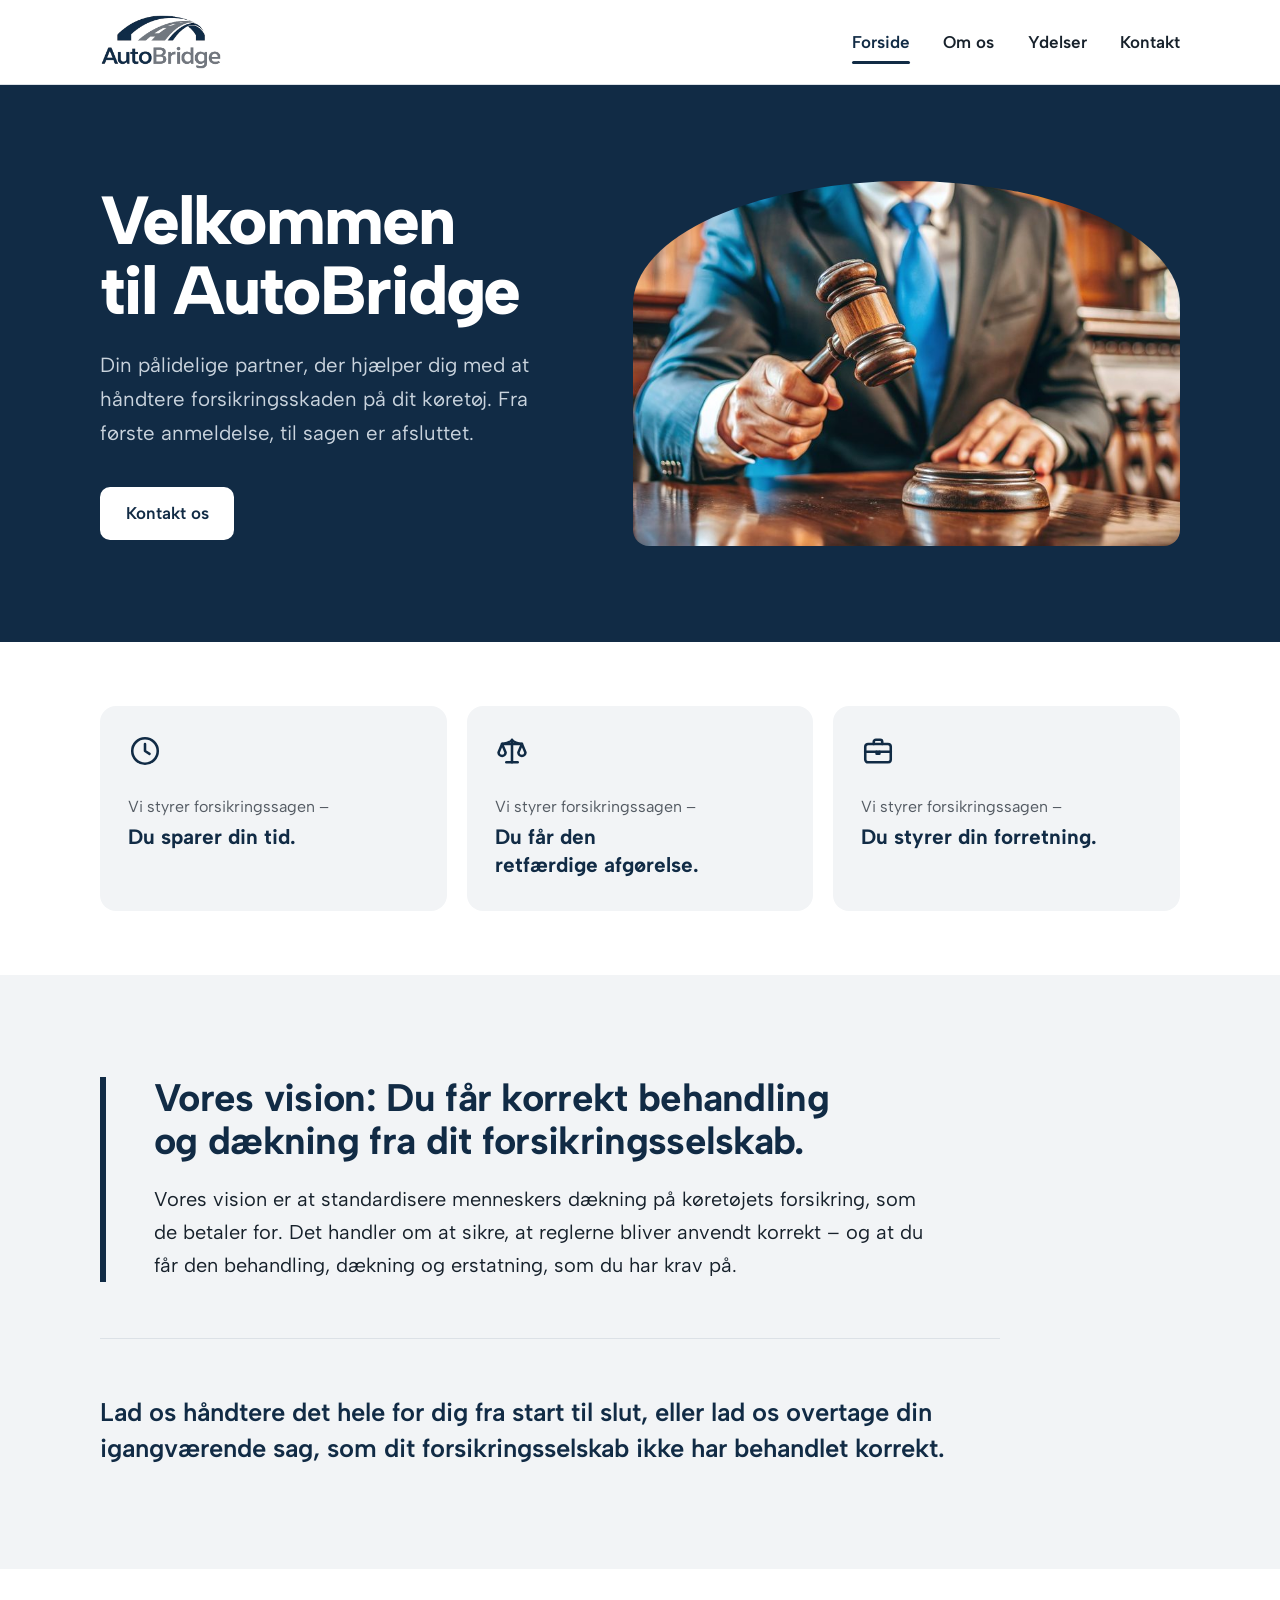
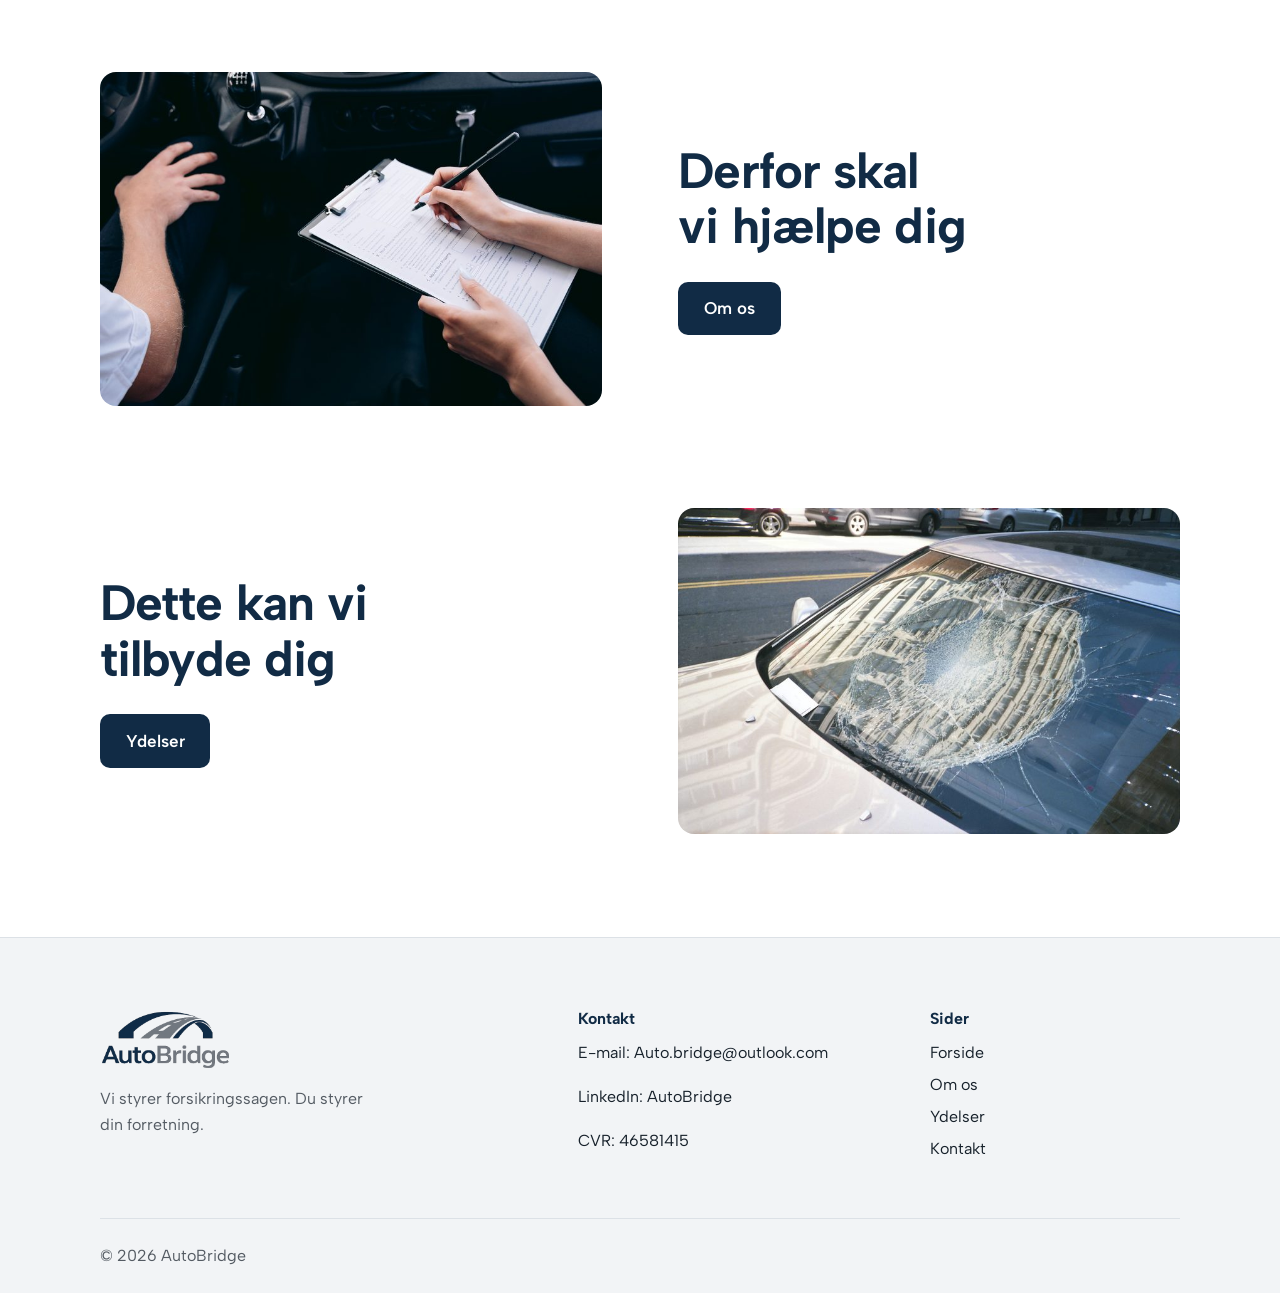
<file: index.html>
<!DOCTYPE html>
<html lang="da">
<head>
  <meta charset="utf-8">
  <meta name="viewport" content="width=device-width, initial-scale=1">
  <title>AutoBridge</title>
  <meta name="description" content="Din pålidelige partner, der hjælper dig med at håndtere forsikringsskaden på dit køretøj. Fra første anmeldelse, til sagen er afsluttet.">
  <link rel="icon" type="image/png" href="images/favicon.png">
  <link rel="apple-touch-icon" href="images/apple-touch-icon.png">
  <link rel="preload" href="fonts/albert-sans-latin-400-normal.woff2" as="font" type="font/woff2" crossorigin>
  <link rel="preload" href="fonts/albert-sans-latin-800-normal.woff2" as="font" type="font/woff2" crossorigin>
  <link rel="stylesheet" href="styles.css">
  <script>document.documentElement.classList.add("js");</script>
</head>
<body>
  <a class="skip-link" href="#indhold">Gå til indhold</a>

  <header class="site-header" id="top">
    <div class="container header-inner">
      <a class="brand" href="index.html">
        <img src="images/logo.png" alt="AutoBridge – til forsiden" width="428" height="196">
      </a>
      <button class="nav-toggle" type="button" aria-expanded="false" aria-controls="site-nav">
        <span class="nav-toggle-bars" aria-hidden="true"></span>
        <span class="visually-hidden">Menu</span>
      </button>
      <nav class="site-nav" id="site-nav" aria-label="Hovedmenu">
        <ul>
          <li><a href="index.html" aria-current="page">Forside</a></li>
          <li><a href="om-os.html">Om os</a></li>
          <li><a href="ydelser.html">Ydelser</a></li>
          <li><a href="kontakt.html">Kontakt</a></li>
        </ul>
      </nav>
    </div>
  </header>

  <main id="indhold">

    <section class="hero" aria-labelledby="hero-title">
      <div class="container hero-grid">
        <div class="hero-copy">
          <h1 id="hero-title">Velkommen til AutoBridge</h1>
          <p class="hero-lead">Din pålidelige partner, der hjælper dig med at håndtere forsikringsskaden på dit køretøj. Fra første anmeldelse, til sagen er afsluttet.</p>
          <a class="btn btn-light" href="kontakt.html">Kontakt os</a>
        </div>
        <figure class="frame frame-arch">
            <img src="images/retssal-1400.jpg" srcset="images/retssal-800.jpg 800w, images/retssal-1400.jpg 1400w" sizes="(max-width: 860px) calc(100vw - 2.5rem), 640px" width="1400" height="933" alt="Person i jakkesæt, der slår med en dommerhammer ved et træbord i en retssal" fetchpriority="high">
          </figure>
      </div>
    </section>

    <section class="section section-compact" aria-label="Vi styrer forsikringssagen">
      <div class="container">
        <ul class="highlights">
          <li class="highlight">
            <svg class="highlight-icon" viewBox="0 0 24 24" fill="none" stroke="currentColor" stroke-width="1.8" stroke-linecap="round" stroke-linejoin="round" aria-hidden="true"><circle cx="12" cy="12" r="9"/><path d="M12 7v5l3.2 2"/></svg>
            <p><span class="highlight-lead">Vi styrer forsikringssagen –</span> <strong>Du sparer din tid.</strong></p>
          </li>
          <li class="highlight">
            <svg class="highlight-icon" viewBox="0 0 24 24" fill="none" stroke="currentColor" stroke-width="1.8" stroke-linecap="round" stroke-linejoin="round" aria-hidden="true"><path d="M12 4v16"/><path d="M8 20h8"/><path d="M5 7h14"/><path d="M12 4.5c-1.5 1.2-3.8 2-7 2.5"/><path d="M12 4.5c1.5 1.2 3.8 2 7 2.5"/><path d="M5 7l-2.5 6a2.5 2.5 0 0 0 5 0z"/><path d="M19 7l-2.5 6a2.5 2.5 0 0 0 5 0z"/></svg>
            <p><span class="highlight-lead">Vi styrer forsikringssagen –</span> <strong>Du får den retfærdige afgørelse.</strong></p>
          </li>
          <li class="highlight">
            <svg class="highlight-icon" viewBox="0 0 24 24" fill="none" stroke="currentColor" stroke-width="1.8" stroke-linecap="round" stroke-linejoin="round" aria-hidden="true"><rect x="3" y="7" width="18" height="13" rx="2"/><path d="M9 7V5.5A1.5 1.5 0 0 1 10.5 4h3A1.5 1.5 0 0 1 15 5.5V7"/><path d="M3 12.5h18"/><path d="M11 12.5v1.5h2v-1.5"/></svg>
            <p><span class="highlight-lead">Vi styrer forsikringssagen –</span> <strong>Du styrer din forretning.</strong></p>
          </li>
        </ul>
      </div>
    </section>

    <section class="section section-mist" aria-labelledby="vision-title">
      <div class="container">
        <div class="vision">
          <h2 id="vision-title">Vores vision: Du får korrekt behandling og dækning fra dit forsikringsselskab.</h2>
          <p>Vores vision er at standardisere menneskers dækning på køretøjets forsikring, som de betaler for. Det handler om at sikre, at reglerne bliver anvendt korrekt – og at du får den behandling, dækning og erstatning, som du har krav på.</p>
        </div>
        <p class="lead-text">Lad os håndtere det hele for dig fra start til slut, eller lad os overtage din igangværende sag, som dit forsikringsselskab ikke har behandlet korrekt.</p>
      </div>
    </section>

    <section class="section">
      <div class="container split split-short">
          <figure class="frame">
            <img src="images/forsikringsformular-1400.jpg" srcset="images/forsikringsformular-800.jpg 800w, images/forsikringsformular-1400.jpg 1400w" sizes="(max-width: 860px) calc(100vw - 2.5rem), 640px" width="1400" height="933" alt="To personer i en bil, hvor den ene udfylder en forsikringsformular på et clipboard" loading="lazy">
          </figure>
        <div class="split-copy">
          <h2>Derfor skal vi hjælpe dig</h2>
          <a class="btn" href="om-os.html">Om os</a>
        </div>
      </div>
    </section>

    <section class="section section-tight-top">
      <div class="container split split-short split-reverse">
          <figure class="frame">
            <img src="images/forrude-1400.jpg" srcset="images/forrude-800.jpg 800w, images/forrude-1400.jpg 1400w" sizes="(max-width: 860px) calc(100vw - 2.5rem), 640px" width="1400" height="911" alt="Smadret forrude på en sølvfarvet bil parkeret ved vejen" loading="lazy">
          </figure>
        <div class="split-copy">
          <h2>Dette kan vi tilbyde dig</h2>
          <a class="btn" href="ydelser.html">Ydelser</a>
        </div>
      </div>
    </section>
  </main>

  <footer class="site-footer">
    <div class="container footer-grid">
      <div class="footer-brand">
        <img src="images/logo.png" alt="AutoBridge" width="428" height="196" loading="lazy">
        <p>Vi styrer forsikringssagen. Du styrer din forretning.</p>
      </div>
      <div class="footer-contact">
        <h2 class="footer-heading">Kontakt</h2>
        <p>E-mail: <a href="mailto:Auto.bridge@outlook.com">Auto.bridge@outlook.com</a></p>
        <p>LinkedIn: <a href="https://www.linkedin.com/company/autobridge1/" target="_blank" rel="noopener noreferrer">AutoBridge</a></p>
        <p>CVR: 46581415</p>
      </div>
      <nav class="footer-nav" aria-label="Sidefod">
        <h2 class="footer-heading">Sider</h2>
        <ul class="footer-links">
          <li><a href="index.html">Forside</a></li>
          <li><a href="om-os.html">Om os</a></li>
          <li><a href="ydelser.html">Ydelser</a></li>
          <li><a href="kontakt.html">Kontakt</a></li>
        </ul>
      </nav>
    </div>
    <div class="container">
      <div class="footer-bottom">
        <p>© 2026 AutoBridge</p>
      </div>
    </div>
  </footer>

  <script src="script.js"></script>
</body>
</html>
</file>
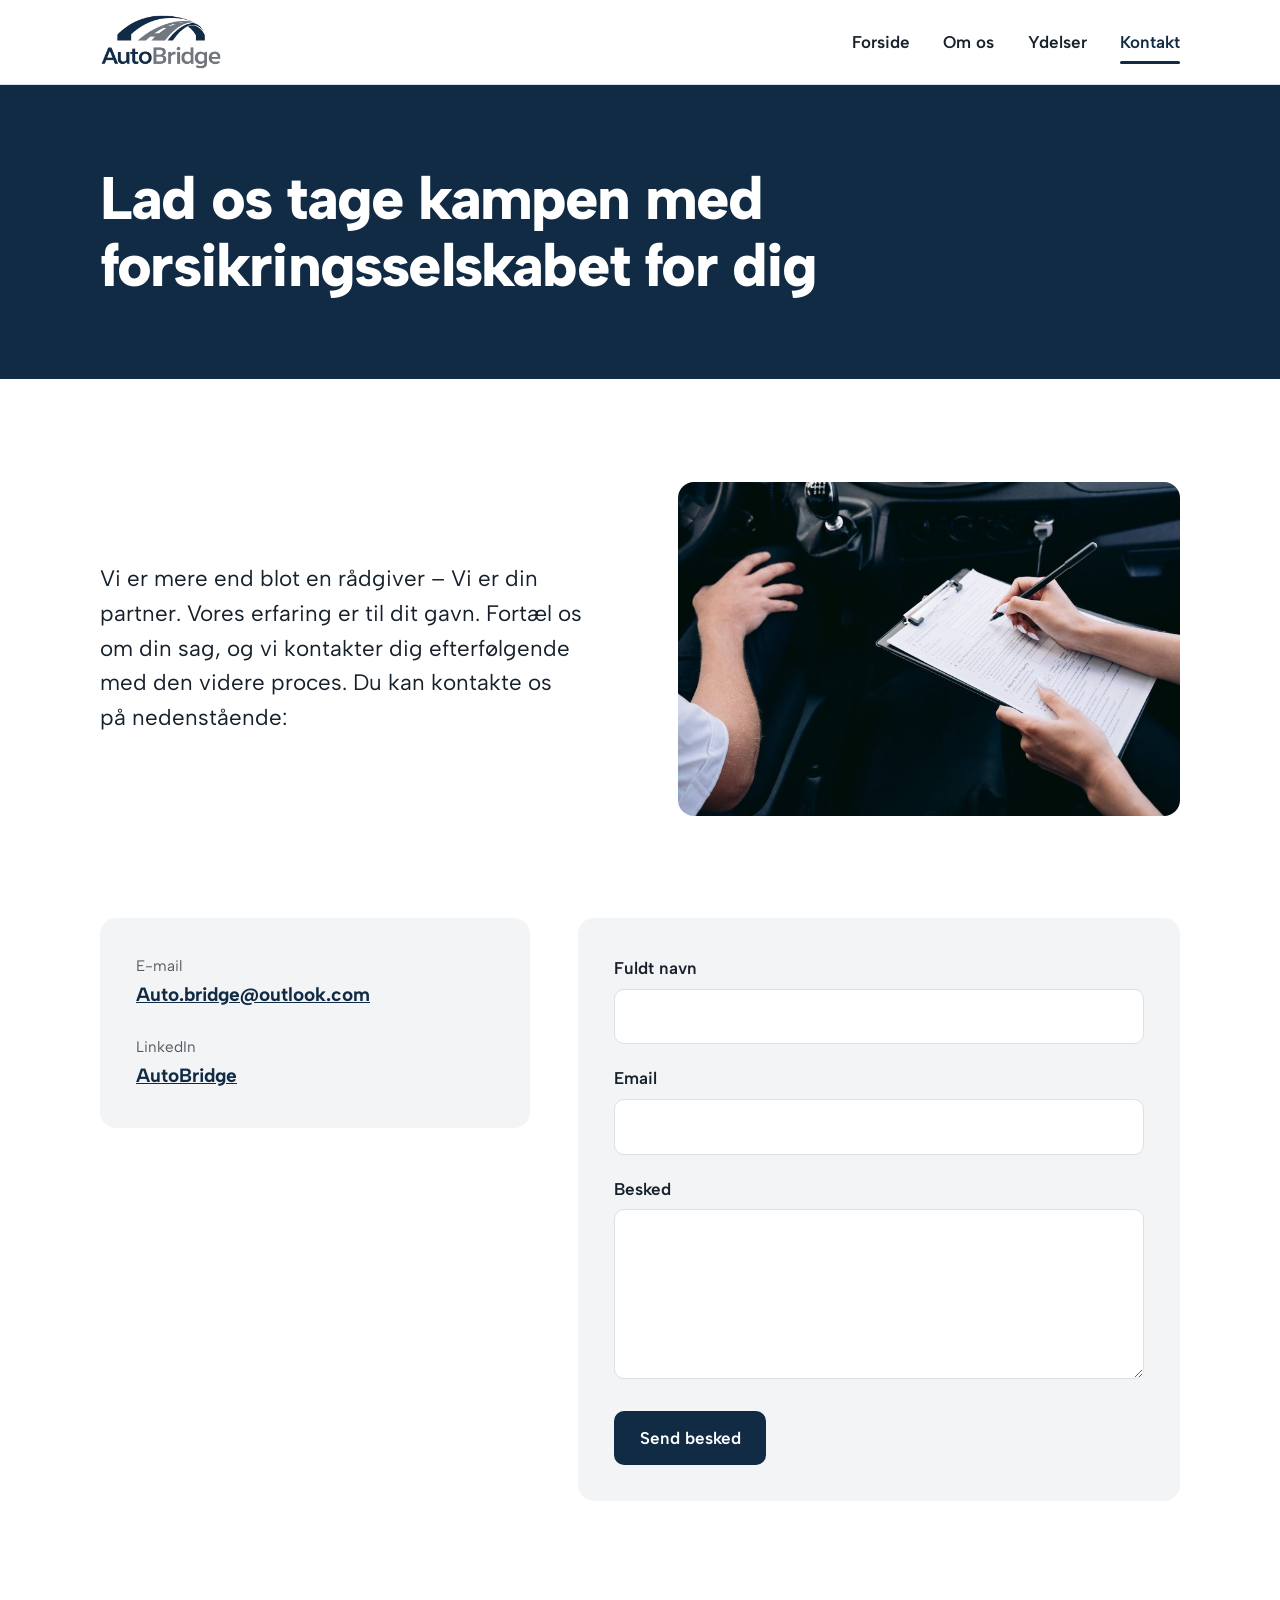
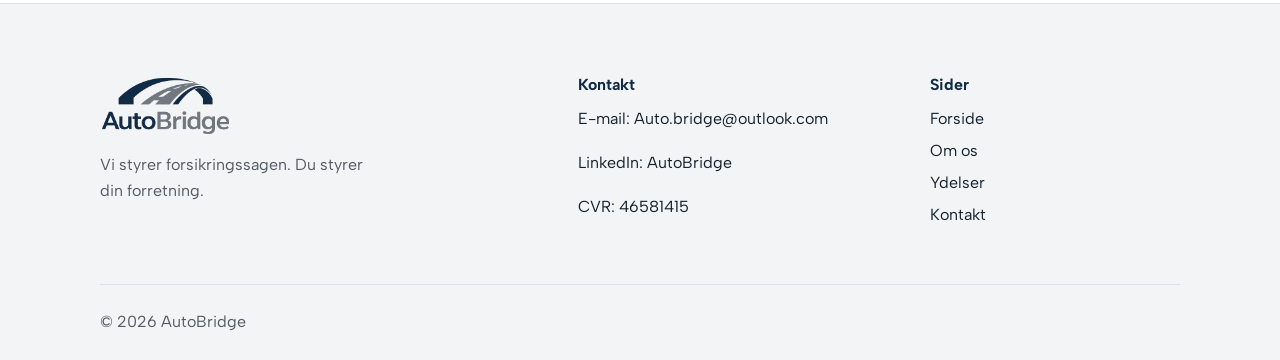
<file: kontakt.html>
<!DOCTYPE html>
<html lang="da">
<head>
  <meta charset="utf-8">
  <meta name="viewport" content="width=device-width, initial-scale=1">
  <title>Kontakt – AutoBridge</title>
  <meta name="description" content="Fortæl os om din sag, og vi kontakter dig efterfølgende med den videre proces.">
  <link rel="icon" type="image/png" href="images/favicon.png">
  <link rel="apple-touch-icon" href="images/apple-touch-icon.png">
  <link rel="preload" href="fonts/albert-sans-latin-400-normal.woff2" as="font" type="font/woff2" crossorigin>
  <link rel="preload" href="fonts/albert-sans-latin-800-normal.woff2" as="font" type="font/woff2" crossorigin>
  <link rel="stylesheet" href="styles.css">
  <script>document.documentElement.classList.add("js");</script>
</head>
<body>
  <a class="skip-link" href="#indhold">Gå til indhold</a>

  <header class="site-header" id="top">
    <div class="container header-inner">
      <a class="brand" href="index.html">
        <img src="images/logo.png" alt="AutoBridge – til forsiden" width="428" height="196">
      </a>
      <button class="nav-toggle" type="button" aria-expanded="false" aria-controls="site-nav">
        <span class="nav-toggle-bars" aria-hidden="true"></span>
        <span class="visually-hidden">Menu</span>
      </button>
      <nav class="site-nav" id="site-nav" aria-label="Hovedmenu">
        <ul>
          <li><a href="index.html">Forside</a></li>
          <li><a href="om-os.html">Om os</a></li>
          <li><a href="ydelser.html">Ydelser</a></li>
          <li><a href="kontakt.html" aria-current="page">Kontakt</a></li>
        </ul>
      </nav>
    </div>
  </header>

  <main id="indhold">

    <div class="page-header">
      <div class="container">
        <h1>Lad os tage kampen med forsikrings&shy;selskabet for dig</h1>
      </div>
    </div>

    <section class="section" aria-label="Om henvendelsen">
      <div class="container split split-reverse">
          <figure class="frame">
            <img src="images/forsikringsformular-1400.jpg" srcset="images/forsikringsformular-800.jpg 800w, images/forsikringsformular-1400.jpg 1400w" sizes="(max-width: 860px) calc(100vw - 2.5rem), 640px" width="1400" height="933" alt="To personer i en bil, hvor den ene udfylder en forsikringsformular på et clipboard" loading="lazy">
          </figure>
        <div class="split-copy">
          <p class="intro-text">Vi er mere end blot en rådgiver – Vi er din partner. Vores erfaring er til dit gavn. Fortæl os om din sag, og vi kontakter dig efterfølgende med den videre proces. Du kan kontakte os på nedenstående:</p>
        </div>
      </div>
    </section>

    <section class="section section-tight-top">
      <div class="container contact-grid">
        <div class="contact-details">
          <h2 class="visually-hidden">Kontaktoplysninger</h2>
          <p class="contact-item">
            <span class="contact-label">E-mail</span>
            <a class="contact-value" href="mailto:Auto.bridge@outlook.com">Auto.bridge@outlook.com</a>
          </p>
          <p class="contact-item">
            <span class="contact-label">LinkedIn</span>
            <a class="contact-value" href="https://www.linkedin.com/company/autobridge1/" target="_blank" rel="noopener noreferrer">AutoBridge</a>
          </p>
        </div>

        <!--
          Formularen sendes via FormSubmit (formsubmit.co) direkte til Auto.bridge@outlook.com.
          VIGTIGT: Første gang formularen sendes fra den LIVE hjemmeside, sender FormSubmit en
          aktiverings-mail til Auto.bridge@outlook.com. Klik "Activate Form" i den mail (tjek også spam).
          Derefter kommer alle beskeder direkte i indbakken.
        -->
        <form class="contact-form" action="https://formsubmit.co/Auto.bridge@outlook.com" method="POST" data-ajax="https://formsubmit.co/ajax/Auto.bridge@outlook.com">
          <h2 class="visually-hidden">Send en besked</h2>
          <input type="hidden" name="_subject" value="Ny besked fra hjemmesiden – AutoBridge">
          <input type="hidden" name="_template" value="table">
          <div class="field">
            <label for="navn">Fuldt navn</label>
            <input id="navn" name="Navn" type="text" autocomplete="name" required>
          </div>
          <div class="field">
            <label for="email">Email</label>
            <input id="email" name="email" type="email" autocomplete="email" required>
          </div>
          <div class="field">
            <label for="besked">Besked</label>
            <textarea id="besked" name="Besked" required></textarea>
          </div>
          <div class="hp-field" aria-hidden="true">
            <label for="honey">Lad dette felt være tomt</label>
            <input id="honey" name="_honey" type="text" tabindex="-1" autocomplete="off">
          </div>
          <button class="btn" type="submit">Send besked</button>
          <p class="form-status" role="status" aria-live="polite" hidden></p>
        </form>
      </div>
    </section>
  </main>

  <footer class="site-footer">
    <div class="container footer-grid">
      <div class="footer-brand">
        <img src="images/logo.png" alt="AutoBridge" width="428" height="196" loading="lazy">
        <p>Vi styrer forsikringssagen. Du styrer din forretning.</p>
      </div>
      <div class="footer-contact">
        <h2 class="footer-heading">Kontakt</h2>
        <p>E-mail: <a href="mailto:Auto.bridge@outlook.com">Auto.bridge@outlook.com</a></p>
        <p>LinkedIn: <a href="https://www.linkedin.com/company/autobridge1/" target="_blank" rel="noopener noreferrer">AutoBridge</a></p>
        <p>CVR: 46581415</p>
      </div>
      <nav class="footer-nav" aria-label="Sidefod">
        <h2 class="footer-heading">Sider</h2>
        <ul class="footer-links">
          <li><a href="index.html">Forside</a></li>
          <li><a href="om-os.html">Om os</a></li>
          <li><a href="ydelser.html">Ydelser</a></li>
          <li><a href="kontakt.html">Kontakt</a></li>
        </ul>
      </nav>
    </div>
    <div class="container">
      <div class="footer-bottom">
        <p>© 2026 AutoBridge</p>
      </div>
    </div>
  </footer>

  <script src="script.js"></script>
</body>
</html>
</file>
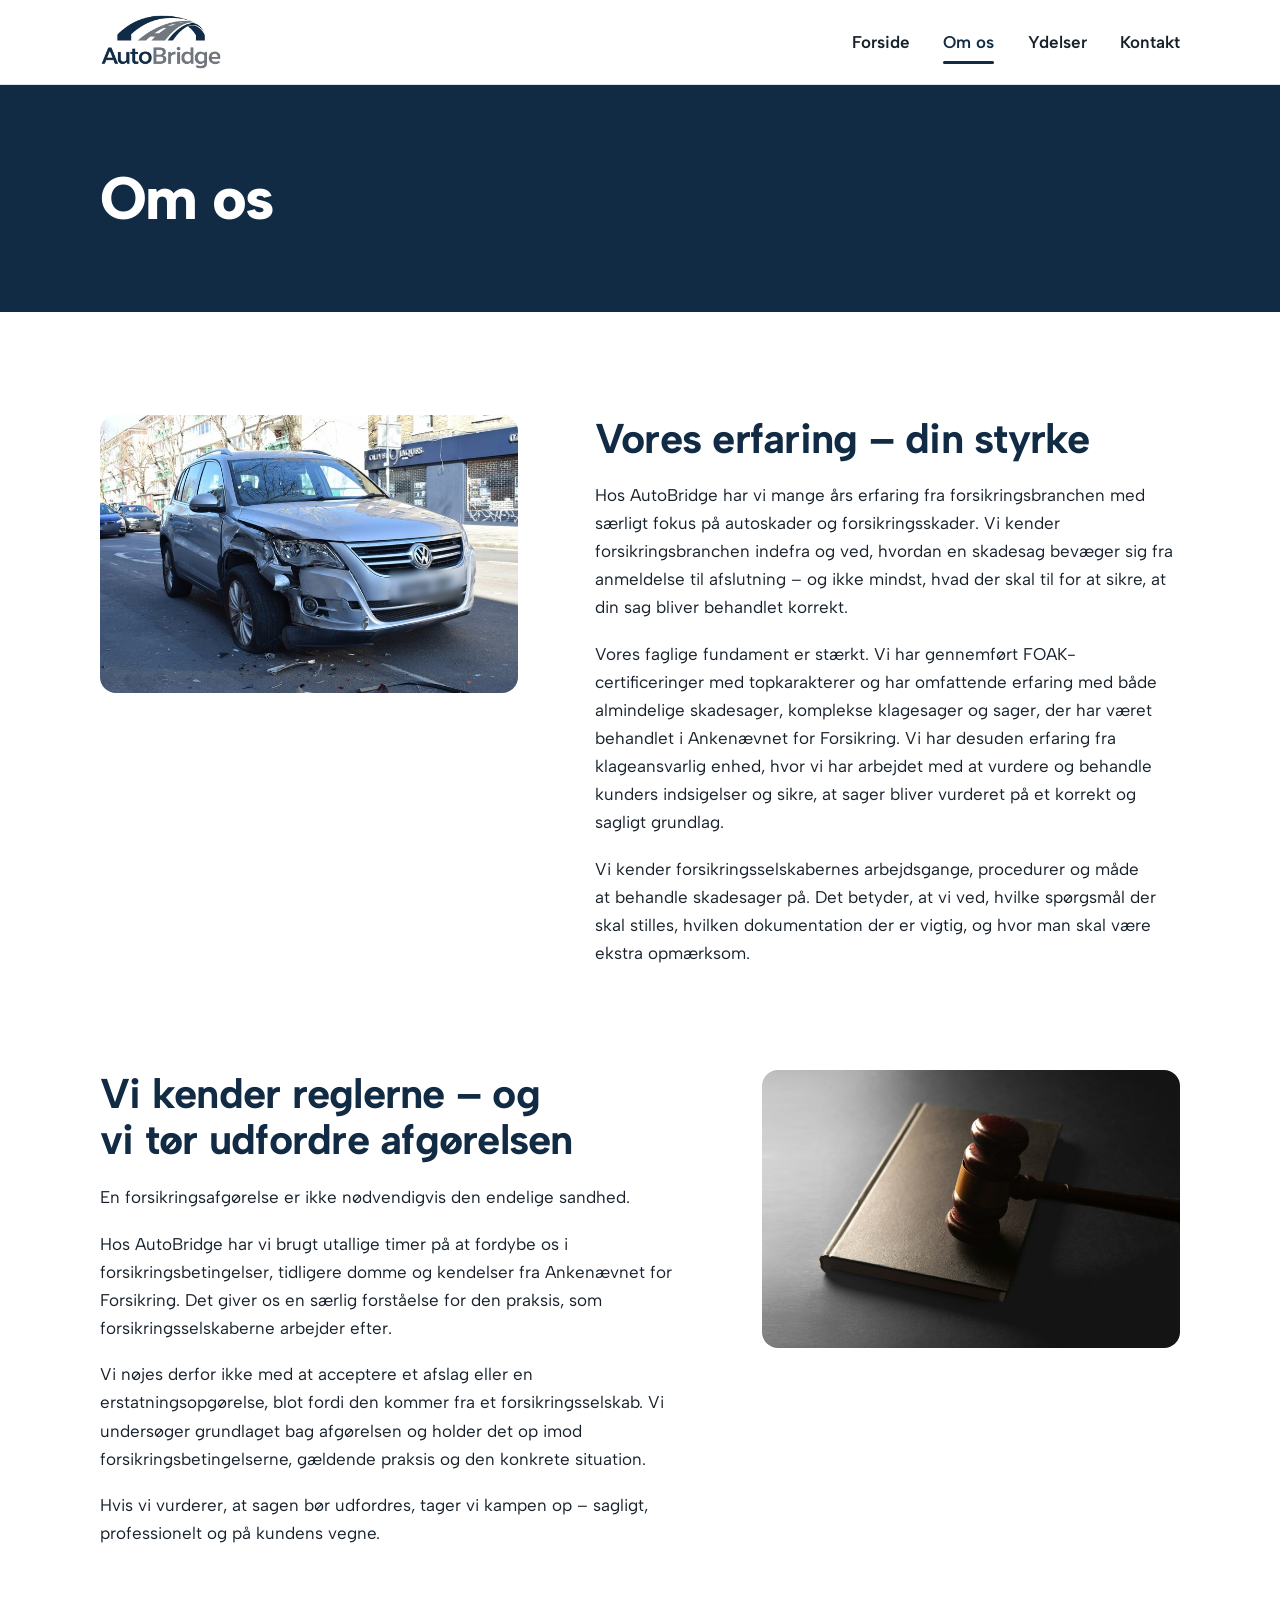
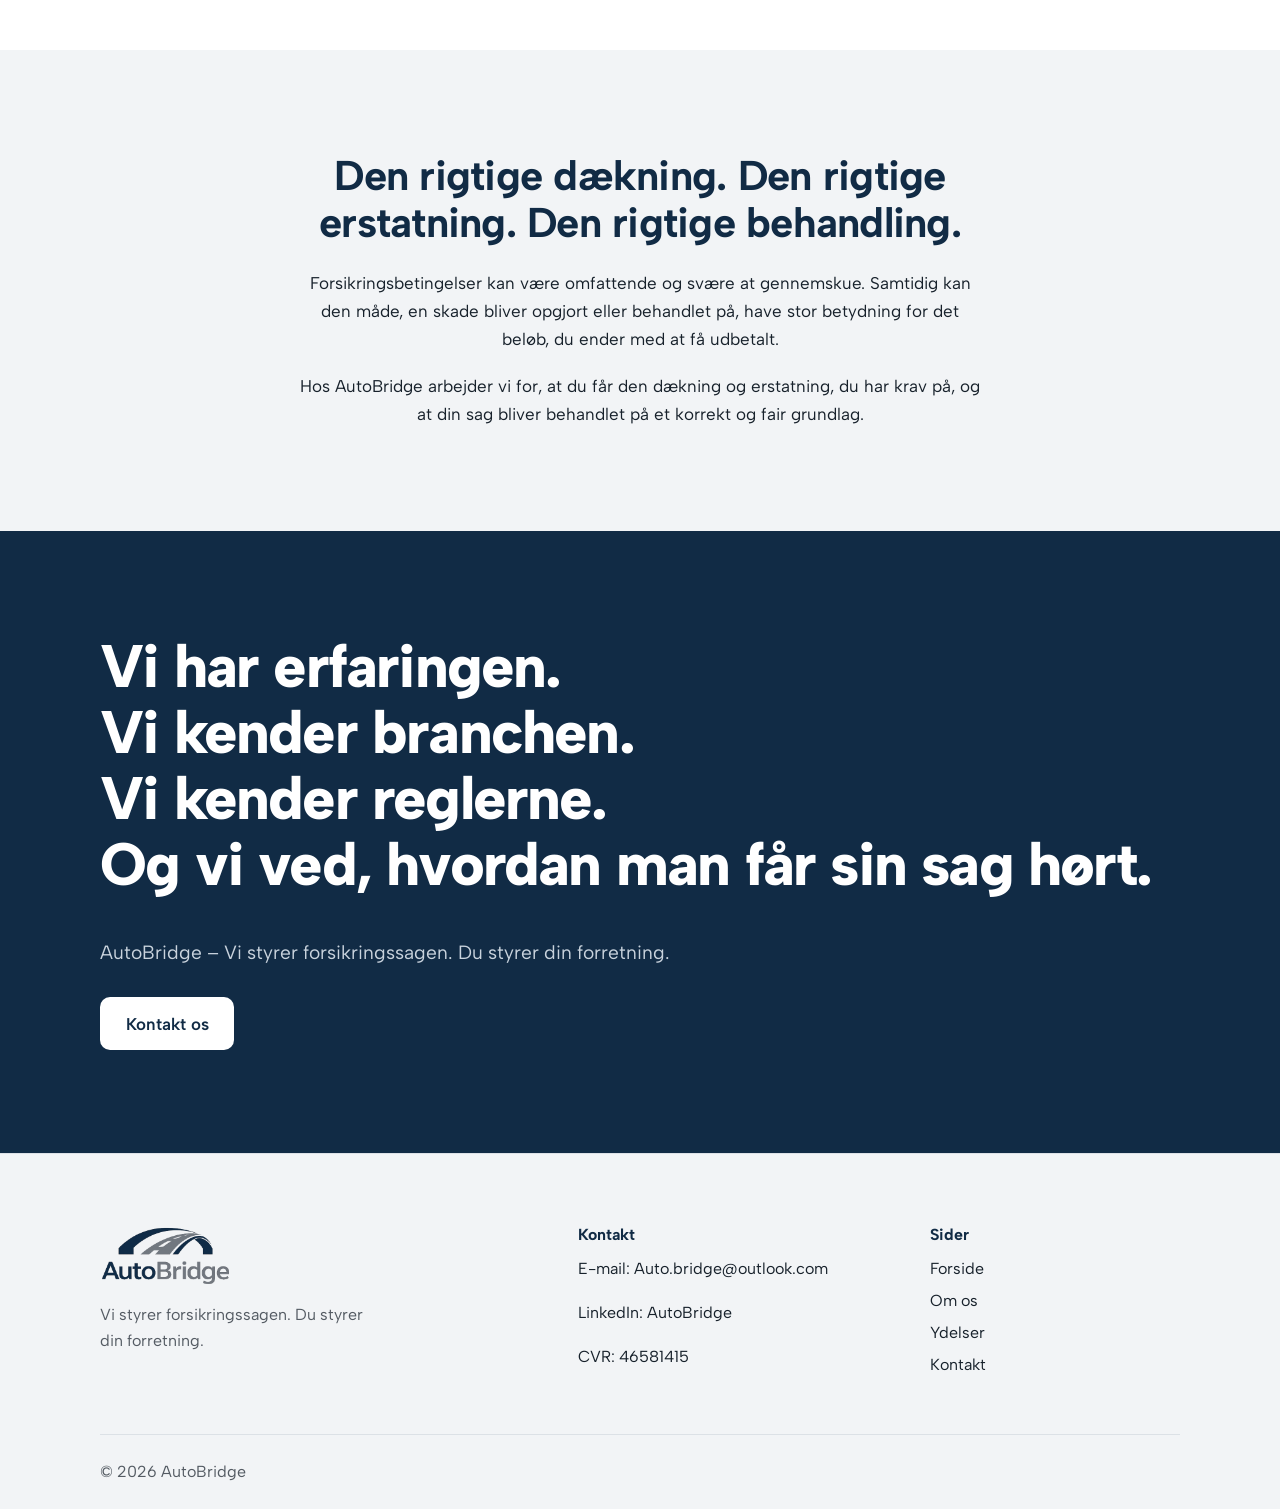
<file: om-os.html>
<!DOCTYPE html>
<html lang="da">
<head>
  <meta charset="utf-8">
  <meta name="viewport" content="width=device-width, initial-scale=1">
  <title>Om os – AutoBridge</title>
  <meta name="description" content="Hos AutoBridge har vi mange års erfaring fra forsikringsbranchen med særligt fokus på autoskader og forsikringsskader.">
  <link rel="icon" type="image/png" href="images/favicon.png">
  <link rel="apple-touch-icon" href="images/apple-touch-icon.png">
  <link rel="preload" href="fonts/albert-sans-latin-400-normal.woff2" as="font" type="font/woff2" crossorigin>
  <link rel="preload" href="fonts/albert-sans-latin-800-normal.woff2" as="font" type="font/woff2" crossorigin>
  <link rel="stylesheet" href="styles.css">
  <script>document.documentElement.classList.add("js");</script>
</head>
<body>
  <a class="skip-link" href="#indhold">Gå til indhold</a>

  <header class="site-header" id="top">
    <div class="container header-inner">
      <a class="brand" href="index.html">
        <img src="images/logo.png" alt="AutoBridge – til forsiden" width="428" height="196">
      </a>
      <button class="nav-toggle" type="button" aria-expanded="false" aria-controls="site-nav">
        <span class="nav-toggle-bars" aria-hidden="true"></span>
        <span class="visually-hidden">Menu</span>
      </button>
      <nav class="site-nav" id="site-nav" aria-label="Hovedmenu">
        <ul>
          <li><a href="index.html">Forside</a></li>
          <li><a href="om-os.html" aria-current="page">Om os</a></li>
          <li><a href="ydelser.html">Ydelser</a></li>
          <li><a href="kontakt.html">Kontakt</a></li>
        </ul>
      </nav>
    </div>
  </header>

  <main id="indhold">

    <div class="page-header">
      <div class="container">
        <h1>Om os</h1>
      </div>
    </div>

    <section class="section" aria-labelledby="erfaring">
      <div class="container split split-text">
          <figure class="frame">
            <img src="images/skadet-bil-1400.jpg" srcset="images/skadet-bil-800.jpg 800w, images/skadet-bil-1400.jpg 1400w" sizes="(max-width: 860px) calc(100vw - 2.5rem), 640px" width="1400" height="933" alt="Sølvfarvet bil med skadet front og knust forlygte, med vragdele på vejen" loading="lazy">
          </figure>
        <div class="split-copy">
          <h2 id="erfaring">Vores erfaring – din styrke</h2>
          <p>Hos AutoBridge har vi mange års erfaring fra forsikringsbranchen med særligt fokus på autoskader og forsikringsskader. Vi kender forsikringsbranchen indefra og ved, hvordan en skadesag bevæger sig fra anmeldelse til afslutning – og ikke mindst, hvad der skal til for at sikre, at din sag bliver behandlet korrekt.</p>
          <p>Vores faglige fundament er stærkt. Vi har gennemført FOAK-certificeringer med topkarakterer og har omfattende erfaring med både almindelige skadesager, komplekse klagesager og sager, der har været behandlet i Ankenævnet for Forsikring. Vi har desuden erfaring fra klageansvarlig enhed, hvor vi har arbejdet med at vurdere og behandle kunders indsigelser og sikre, at sager bliver vurderet på et korrekt og sagligt grundlag.</p>
          <p>Vi kender forsikringsselskabernes arbejdsgange, procedurer og måde at behandle skadesager på. Det betyder, at vi ved, hvilke spørgsmål der skal stilles, hvilken dokumentation der er vigtig, og hvor man skal være ekstra opmærksom.</p>
        </div>
      </div>
    </section>

    <section class="section section-tight-top" aria-labelledby="reglerne">
      <div class="container split split-text split-reverse">
          <figure class="frame">
            <img src="images/dommerhammer-1400.jpg" srcset="images/dommerhammer-800.jpg 800w, images/dommerhammer-1400.jpg 1400w" sizes="(max-width: 860px) calc(100vw - 2.5rem), 640px" width="1400" height="933" alt="Dommerhammer på en lukket bog på et mørkt bord" loading="lazy">
          </figure>
        <div class="split-copy">
          <h2 id="reglerne">Vi kender reglerne – og vi tør udfordre afgørelsen</h2>
          <p>En forsikringsafgørelse er ikke nødvendigvis den endelige sandhed.</p>
          <p>Hos AutoBridge har vi brugt utallige timer på at fordybe os i forsikringsbetingelser, tidligere domme og kendelser fra Ankenævnet for Forsikring. Det giver os en særlig forståelse for den praksis, som forsikringsselskaberne arbejder efter.</p>
          <p>Vi nøjes derfor ikke med at acceptere et afslag eller en erstatningsopgørelse, blot fordi den kommer fra et forsikringsselskab. Vi undersøger grundlaget bag afgørelsen og holder det op imod forsikringsbetingelserne, gældende praksis og den konkrete situation.</p>
          <p>Hvis vi vurderer, at sagen bør udfordres, tager vi kampen op – sagligt, professionelt og på kundens vegne.</p>
        </div>
      </div>
    </section>

    <section class="section section-mist" aria-labelledby="rigtige">
      <div class="container centered">
        <h2 id="rigtige">Den rigtige dækning. Den rigtige erstatning. Den rigtige behandling.</h2>
        <p>Forsikringsbetingelser kan være omfattende og svære at gennemskue. Samtidig kan den måde, en skade bliver opgjort eller behandlet på, have stor betydning for det beløb, du ender med at få udbetalt.</p>
        <p>Hos AutoBridge arbejder vi for, at du får den dækning og erstatning, du har krav på, og at din sag bliver behandlet på et korrekt og fair grundlag.</p>
      </div>
    </section>

    <section class="statement" aria-label="Vi har erfaringen">
      <div class="container">
        <p class="statement-lines">
          <span>Vi har erfaringen.</span>
          <span>Vi kender branchen.</span>
          <span>Vi kender reglerne.</span>
          <span>Og vi ved, hvordan man får sin sag hørt.</span>
        </p>
        <p class="statement-tagline">AutoBridge – Vi styrer forsikringssagen. Du styrer din forretning.</p>
        <a class="btn btn-light" href="kontakt.html">Kontakt os</a>
      </div>
    </section>
  </main>

  <footer class="site-footer">
    <div class="container footer-grid">
      <div class="footer-brand">
        <img src="images/logo.png" alt="AutoBridge" width="428" height="196" loading="lazy">
        <p>Vi styrer forsikringssagen. Du styrer din forretning.</p>
      </div>
      <div class="footer-contact">
        <h2 class="footer-heading">Kontakt</h2>
        <p>E-mail: <a href="mailto:Auto.bridge@outlook.com">Auto.bridge@outlook.com</a></p>
        <p>LinkedIn: <a href="https://www.linkedin.com/company/autobridge1/" target="_blank" rel="noopener noreferrer">AutoBridge</a></p>
        <p>CVR: 46581415</p>
      </div>
      <nav class="footer-nav" aria-label="Sidefod">
        <h2 class="footer-heading">Sider</h2>
        <ul class="footer-links">
          <li><a href="index.html">Forside</a></li>
          <li><a href="om-os.html">Om os</a></li>
          <li><a href="ydelser.html">Ydelser</a></li>
          <li><a href="kontakt.html">Kontakt</a></li>
        </ul>
      </nav>
    </div>
    <div class="container">
      <div class="footer-bottom">
        <p>© 2026 AutoBridge</p>
      </div>
    </div>
  </footer>

  <script src="script.js"></script>
</body>
</html>
</file>
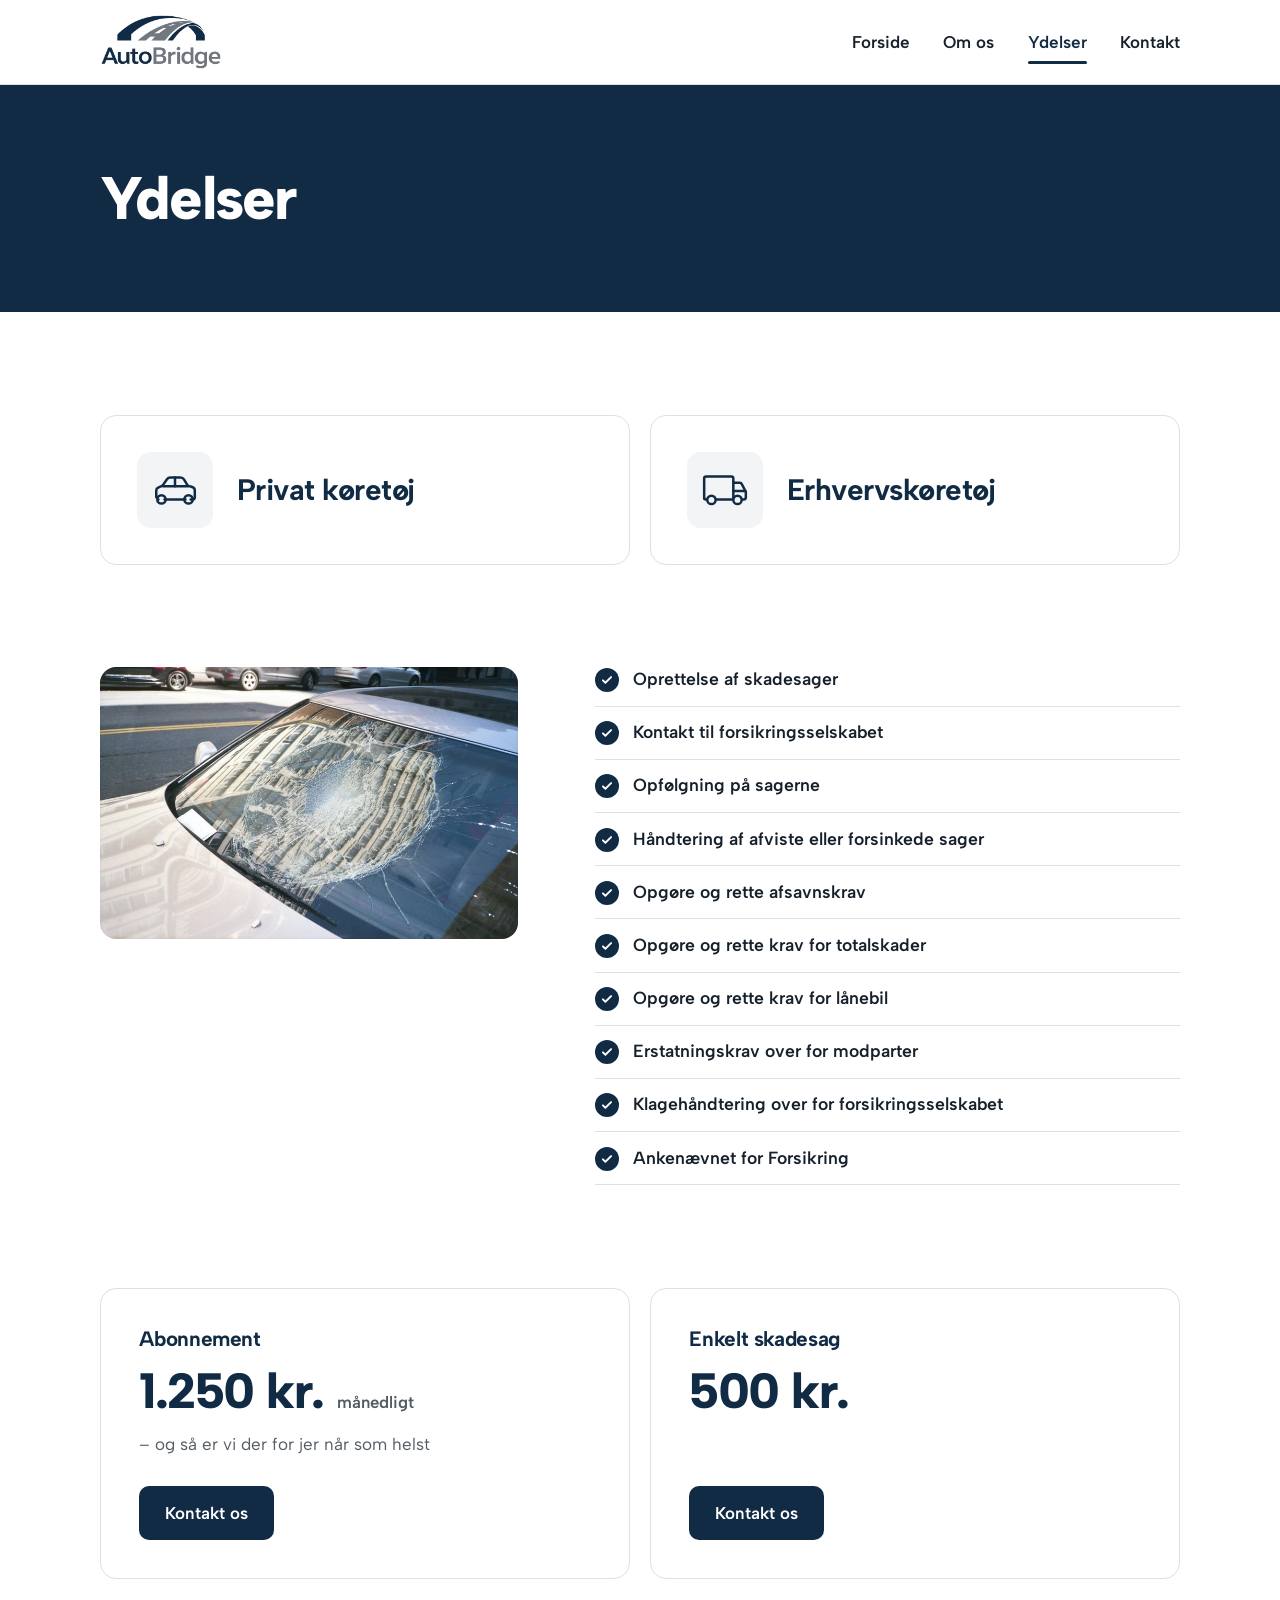
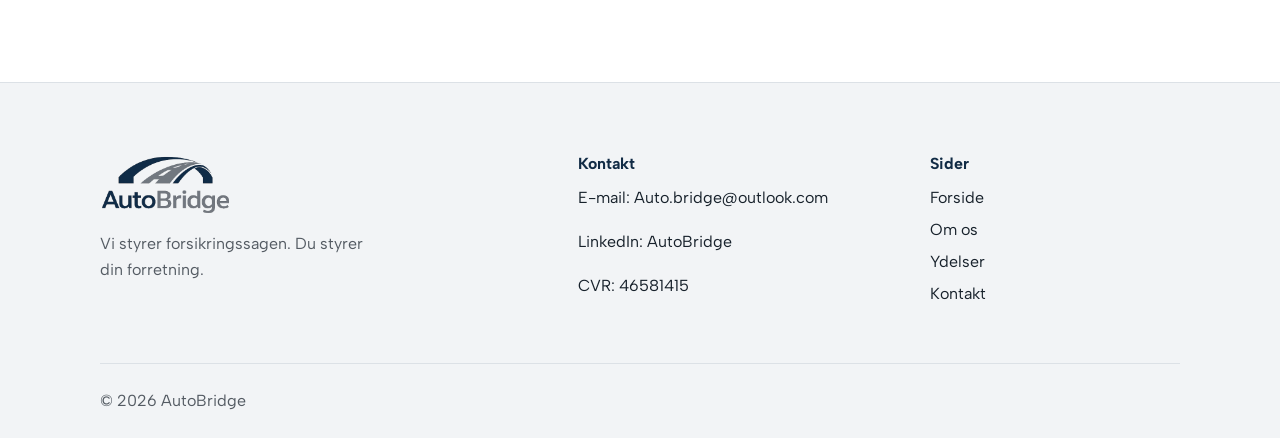
<file: ydelser.html>
<!DOCTYPE html>
<html lang="da">
<head>
  <meta charset="utf-8">
  <meta name="viewport" content="width=device-width, initial-scale=1">
  <title>Ydelser – AutoBridge</title>
  <meta name="description" content="Privat køretøj og erhvervskøretøj. Abonnement: 1.250 kr. månedligt. Enkelt skadesag: 500 kr.">
  <link rel="icon" type="image/png" href="images/favicon.png">
  <link rel="apple-touch-icon" href="images/apple-touch-icon.png">
  <link rel="preload" href="fonts/albert-sans-latin-400-normal.woff2" as="font" type="font/woff2" crossorigin>
  <link rel="preload" href="fonts/albert-sans-latin-800-normal.woff2" as="font" type="font/woff2" crossorigin>
  <link rel="stylesheet" href="styles.css">
  <script>document.documentElement.classList.add("js");</script>
</head>
<body>
  <a class="skip-link" href="#indhold">Gå til indhold</a>

  <header class="site-header" id="top">
    <div class="container header-inner">
      <a class="brand" href="index.html">
        <img src="images/logo.png" alt="AutoBridge – til forsiden" width="428" height="196">
      </a>
      <button class="nav-toggle" type="button" aria-expanded="false" aria-controls="site-nav">
        <span class="nav-toggle-bars" aria-hidden="true"></span>
        <span class="visually-hidden">Menu</span>
      </button>
      <nav class="site-nav" id="site-nav" aria-label="Hovedmenu">
        <ul>
          <li><a href="index.html">Forside</a></li>
          <li><a href="om-os.html">Om os</a></li>
          <li><a href="ydelser.html" aria-current="page">Ydelser</a></li>
          <li><a href="kontakt.html">Kontakt</a></li>
        </ul>
      </nav>
    </div>
  </header>

  <main id="indhold">

    <div class="page-header">
      <div class="container">
        <h1>Ydelser</h1>
      </div>
    </div>

    <section class="section" aria-label="Køretøjer">
      <div class="container">
        <ul class="vehicles">
          <li class="vehicle">
            <span class="vehicle-icon"><svg viewBox="0 0 48 48" fill="none" stroke="currentColor" stroke-width="2.4" stroke-linecap="round" stroke-linejoin="round" aria-hidden="true"><path d="M6 31v-6.5c0-1.2.7-2.3 1.8-2.8l4.2-1.9 4.3-6.1c.8-1.1 2-1.7 3.3-1.7h9.6c1.4 0 2.7.7 3.4 1.9l3.6 5.9 4.3 1.3c1.4.4 2.5 1.7 2.5 3.2V31c0 1.1-.9 2-2 2h-2"/><path d="M14 33h20"/><path d="M8 33h-.2"/><circle cx="11" cy="33" r="4"/><circle cx="37" cy="33" r="4"/><path d="M12.5 20.5h24"/><path d="M24 12v8.5"/></svg></span>
            <h2>Privat køretøj</h2>
          </li>
          <li class="vehicle">
            <span class="vehicle-icon"><svg viewBox="0 0 48 48" fill="none" stroke="currentColor" stroke-width="2.4" stroke-linecap="round" stroke-linejoin="round" aria-hidden="true"><path d="M4 32V13c0-1.1.9-2 2-2h24c1.1 0 2 .9 2 2v19"/><path d="M32 17h6.2c.8 0 1.5.4 1.8 1.1l3.7 7.1c.2.3.3.7.3 1.1V31c0 1.1-.9 2-2 2h-1.5"/><path d="M32 25h11.5"/><path d="M16 33h14.5"/><path d="M4 32c0 .6.4 1 1 1h1.5"/><circle cx="11" cy="33.5" r="4"/><circle cx="36" cy="33.5" r="4"/></svg></span>
            <h2>Erhvervskøretøj</h2>
          </li>
        </ul>
      </div>
    </section>

    <section class="section section-tight-top" aria-labelledby="services-title">
      <div class="container split split-text">
          <figure class="frame">
            <img src="images/forrude-1400.jpg" srcset="images/forrude-800.jpg 800w, images/forrude-1400.jpg 1400w" sizes="(max-width: 860px) calc(100vw - 2.5rem), 640px" width="1400" height="911" alt="Smadret forrude på en sølvfarvet bil parkeret ved vejen" loading="lazy">
          </figure>
        <div>
          <h2 id="services-title" class="visually-hidden">Det hjælper vi med</h2>
          <ul class="checklist">
            <li><span class="check"><svg viewBox="0 0 24 24" fill="none" stroke="currentColor" stroke-width="3.2" stroke-linecap="round" stroke-linejoin="round" aria-hidden="true"><path d="M5 12.5l4.2 4.2L19 7"/></svg></span>Oprettelse af skadesager</li>
            <li><span class="check"><svg viewBox="0 0 24 24" fill="none" stroke="currentColor" stroke-width="3.2" stroke-linecap="round" stroke-linejoin="round" aria-hidden="true"><path d="M5 12.5l4.2 4.2L19 7"/></svg></span>Kontakt til forsikringsselskabet</li>
            <li><span class="check"><svg viewBox="0 0 24 24" fill="none" stroke="currentColor" stroke-width="3.2" stroke-linecap="round" stroke-linejoin="round" aria-hidden="true"><path d="M5 12.5l4.2 4.2L19 7"/></svg></span>Opfølgning på sagerne</li>
            <li><span class="check"><svg viewBox="0 0 24 24" fill="none" stroke="currentColor" stroke-width="3.2" stroke-linecap="round" stroke-linejoin="round" aria-hidden="true"><path d="M5 12.5l4.2 4.2L19 7"/></svg></span>Håndtering af afviste eller forsinkede sager</li>
            <li><span class="check"><svg viewBox="0 0 24 24" fill="none" stroke="currentColor" stroke-width="3.2" stroke-linecap="round" stroke-linejoin="round" aria-hidden="true"><path d="M5 12.5l4.2 4.2L19 7"/></svg></span>Opgøre og rette afsavnskrav</li>
            <li><span class="check"><svg viewBox="0 0 24 24" fill="none" stroke="currentColor" stroke-width="3.2" stroke-linecap="round" stroke-linejoin="round" aria-hidden="true"><path d="M5 12.5l4.2 4.2L19 7"/></svg></span>Opgøre og rette krav for totalskader</li>
            <li><span class="check"><svg viewBox="0 0 24 24" fill="none" stroke="currentColor" stroke-width="3.2" stroke-linecap="round" stroke-linejoin="round" aria-hidden="true"><path d="M5 12.5l4.2 4.2L19 7"/></svg></span>Opgøre og rette krav for lånebil</li>
            <li><span class="check"><svg viewBox="0 0 24 24" fill="none" stroke="currentColor" stroke-width="3.2" stroke-linecap="round" stroke-linejoin="round" aria-hidden="true"><path d="M5 12.5l4.2 4.2L19 7"/></svg></span>Erstatningskrav over for modparter</li>
            <li><span class="check"><svg viewBox="0 0 24 24" fill="none" stroke="currentColor" stroke-width="3.2" stroke-linecap="round" stroke-linejoin="round" aria-hidden="true"><path d="M5 12.5l4.2 4.2L19 7"/></svg></span>Klagehåndtering over for forsikringsselskabet</li>
            <li><span class="check"><svg viewBox="0 0 24 24" fill="none" stroke="currentColor" stroke-width="3.2" stroke-linecap="round" stroke-linejoin="round" aria-hidden="true"><path d="M5 12.5l4.2 4.2L19 7"/></svg></span>Ankenævnet for Forsikring</li>
          </ul>
        </div>
      </div>
    </section>

    <section class="section section-tight-top" aria-labelledby="prices-title">
      <div class="container">
        <h2 id="prices-title" class="visually-hidden">Priser</h2>
        <div class="prices">
          <article class="price">
            <div class="price-body">
              <h3>Abonnement</h3>
              <p class="price-amount">1.250 kr. <span class="price-unit">månedligt</span></p>
              <p class="price-note">– og så er vi der for jer når som helst</p>
            </div>
            <a class="btn" href="kontakt.html">Kontakt os</a>
          </article>
          <article class="price">
            <div class="price-body">
              <h3>Enkelt skadesag</h3>
              <p class="price-amount">500 kr.</p>
            </div>
            <a class="btn" href="kontakt.html">Kontakt os</a>
          </article>
        </div>
      </div>
    </section>
  </main>

  <footer class="site-footer">
    <div class="container footer-grid">
      <div class="footer-brand">
        <img src="images/logo.png" alt="AutoBridge" width="428" height="196" loading="lazy">
        <p>Vi styrer forsikringssagen. Du styrer din forretning.</p>
      </div>
      <div class="footer-contact">
        <h2 class="footer-heading">Kontakt</h2>
        <p>E-mail: <a href="mailto:Auto.bridge@outlook.com">Auto.bridge@outlook.com</a></p>
        <p>LinkedIn: <a href="https://www.linkedin.com/company/autobridge1/" target="_blank" rel="noopener noreferrer">AutoBridge</a></p>
        <p>CVR: 46581415</p>
      </div>
      <nav class="footer-nav" aria-label="Sidefod">
        <h2 class="footer-heading">Sider</h2>
        <ul class="footer-links">
          <li><a href="index.html">Forside</a></li>
          <li><a href="om-os.html">Om os</a></li>
          <li><a href="ydelser.html">Ydelser</a></li>
          <li><a href="kontakt.html">Kontakt</a></li>
        </ul>
      </nav>
    </div>
    <div class="container">
      <div class="footer-bottom">
        <p>© 2026 AutoBridge</p>
      </div>
    </div>
  </footer>

  <script src="script.js"></script>
</body>
</html>
</file>
<file: styles.css>
/* =========================================================
   AutoBridge – styles.css
   Farver hentet fra logoet. Skrifttype: Albert Sans (lokalt hostet).
   ========================================================= */

@font-face {
  font-family: "Albert Sans";
  src: url("fonts/albert-sans-latin-400-normal.woff2") format("woff2");
  font-weight: 400;
  font-style: normal;
  font-display: swap;
}
@font-face {
  font-family: "Albert Sans";
  src: url("fonts/albert-sans-latin-600-normal.woff2") format("woff2");
  font-weight: 600;
  font-style: normal;
  font-display: swap;
}
@font-face {
  font-family: "Albert Sans";
  src: url("fonts/albert-sans-latin-700-normal.woff2") format("woff2");
  font-weight: 700;
  font-style: normal;
  font-display: swap;
}
@font-face {
  font-family: "Albert Sans";
  src: url("fonts/albert-sans-latin-800-normal.woff2") format("woff2");
  font-weight: 800;
  font-style: normal;
  font-display: swap;
}

:root {
  --navy: #112b45;        /* "Auto" + brobuen i logoet */
  --navy-hover: #1d4166;
  --steel: #71777f;       /* "Bridge" i logoet */
  --text-soft: #545b63;   /* grå tekst med god kontrast */
  --ink: #17212b;
  --mist: #f2f4f6;
  --line: #dce1e6;
  --on-navy: #c9d3dd;
  --focus: #3b82c4;

  --radius: 16px;
  --radius-sm: 10px;
  --container: 1160px;
  --gutter: clamp(1.25rem, 4vw, 2.5rem);
  --section-space: clamp(3.5rem, 8vw, 6.5rem);
  --header-h: 84px;
}

/* ---------- Grundlæggende ---------- */

*,
*::before,
*::after {
  box-sizing: border-box;
}

html {
  -webkit-text-size-adjust: 100%;
  scroll-padding-top: calc(var(--header-h) + 1rem);
}

body {
  margin: 0;
  font-family: "Albert Sans", system-ui, -apple-system, "Segoe UI", Roboto, Arial, sans-serif;
  font-size: 1.0625rem;
  line-height: 1.65;
  color: var(--ink);
  background: #fff;
  -webkit-font-smoothing: antialiased;
}

img {
  max-width: 100%;
  height: auto;
  display: block;
}

h1,
h2,
h3 {
  margin: 0;
  overflow-wrap: break-word;
  color: var(--navy);
  line-height: 1.12;
  letter-spacing: -0.018em;
  text-wrap: balance;
}

p {
  margin: 0;
  text-wrap: pretty;
}

p + p {
  margin-top: 1.1em;
}

a {
  color: var(--navy);
}

ul {
  margin: 0;
  padding: 0;
  list-style: none;
}

:focus-visible {
  outline: 3px solid var(--focus);
  outline-offset: 3px;
  border-radius: 4px;
}

.visually-hidden {
  position: absolute !important;
  width: 1px;
  height: 1px;
  padding: 0;
  margin: -1px;
  overflow: hidden;
  clip: rect(0 0 0 0);
  white-space: nowrap;
  border: 0;
}

.skip-link {
  position: absolute;
  left: 1rem;
  top: -100px;
  z-index: 100;
  background: var(--navy);
  color: #fff;
  padding: 0.75rem 1rem;
  border-radius: var(--radius-sm);
  font-weight: 600;
}
.skip-link:focus {
  top: 1rem;
}

.container {
  width: 100%;
  max-width: var(--container);
  margin-inline: auto;
  padding-inline: var(--gutter);
}

/* ---------- Knapper ---------- */

.btn {
  display: inline-flex;
  align-items: center;
  justify-content: center;
  min-height: 3.1rem;
  padding: 0.8rem 1.6rem;
  border-radius: var(--radius-sm);
  border: 0;
  background: var(--navy);
  color: #fff;
  font: inherit;
  font-weight: 600;
  text-decoration: none;
  cursor: pointer;
  transition: background-color 0.15s ease;
}
.btn:hover {
  background: var(--navy-hover);
}

.btn-light {
  background: #fff;
  color: var(--navy);
}
.btn-light:hover {
  background: #dce5ee;
}

/* ---------- Header ---------- */

.site-header {
  position: sticky;
  top: 0;
  z-index: 50;
  background: #fff;
  border-bottom: 1px solid var(--line);
}

.header-inner {
  display: flex;
  align-items: center;
  justify-content: space-between;
  height: var(--header-h);
}

.brand img {
  height: 56px;
  width: auto;
}

.site-nav ul {
  display: flex;
  gap: clamp(1.25rem, 2.6vw, 2.25rem);
}

.site-nav a {
  position: relative;
  display: block;
  padding: 0.5rem 0;
  color: var(--ink);
  font-weight: 600;
  text-decoration: none;
}
.site-nav a:hover {
  color: var(--navy);
}
.site-nav a[aria-current="page"] {
  color: var(--navy);
}
.site-nav a[aria-current="page"]::after {
  content: "";
  position: absolute;
  left: 0;
  right: 0;
  bottom: 0;
  height: 3px;
  border-radius: 3px;
  background: var(--navy);
}

.nav-toggle {
  display: none;
}

/* ---------- Sektioner ---------- */

.section {
  padding-block: var(--section-space);
}

.section-mist {
  background: var(--mist);
}

.section-tight-top {
  padding-top: 0;
}

.section-compact {
  padding-block: clamp(2.5rem, 5vw, 4rem);
}

/* Billeder i afrundede rammer – aldrig bredere end originalen (--w) */
.frame {
  width: 100%;
  max-width: 640px;
  margin: 0;
  border-radius: var(--radius);
  overflow: hidden;
  background: var(--mist);
}
.frame img {
  width: 100%;
  height: auto;
}

/* To-kolonne layout: billede + tekst */
.split {
  display: grid;
  grid-template-columns: minmax(0, 1fr) minmax(0, 1fr);
  gap: clamp(2rem, 6vw, 5.5rem);
  align-items: center;
}
.split > .frame {
  justify-self: center;
}
.split-reverse > .frame {
  order: 2;
}

/* Tekst-tunge sektioner: smallere billedkolonne, billedet følger med ved scroll */
.split-text {
  grid-template-columns: minmax(0, 5fr) minmax(0, 7fr);
  align-items: start;
}
.split-text.split-reverse {
  grid-template-columns: minmax(0, 7fr) minmax(0, 5fr);
}
.split-text > .frame {
  position: sticky;
  top: calc(var(--header-h) + 2rem);
}

.split-copy h2 {
  font-size: clamp(1.75rem, 3.4vw, 2.6rem);
  margin-bottom: 1.25rem;
}
.split-copy p {
  max-width: 62ch;
}
.split-copy .btn {
  margin-top: 1.75rem;
}

/* Kun overskrift + knap (forsiden) */
.split-short h2 {
  font-size: clamp(2rem, 4.2vw, 3.1rem);
  margin-bottom: 0;
}

/* ---------- Forside: hero ---------- */

.hero {
  background: var(--navy);
  color: #fff;
  padding-block: clamp(3rem, 8vw, 6rem);
}

.hero-grid {
  display: grid;
  grid-template-columns: minmax(0, 5fr) minmax(0, 6fr);
  gap: clamp(2rem, 6vw, 5rem);
  align-items: center;
}

.hero h1 {
  color: #fff;
  font-size: clamp(2.5rem, 5.6vw, 4.25rem);
  font-weight: 800;
  line-height: 1.02;
  letter-spacing: -0.03em;
}

.hero-lead {
  margin-top: 1.5rem;
  max-width: 36ch;
  font-size: clamp(1.125rem, 1.6vw, 1.3rem);
  color: var(--on-navy);
}

.hero .btn {
  margin-top: 2.25rem;
}

/* Brobuen: billedet får samme flade bue som logoet */
.frame-arch {
  justify-self: end;
  border-radius: 50% 50% var(--radius) var(--radius) / 34% 34% var(--radius) var(--radius);
  background: #0c2036;
}

/* ---------- Forside: tre fremhævninger ---------- */

.highlights {
  display: grid;
  grid-template-columns: repeat(3, minmax(0, 1fr));
  gap: 1.25rem;
}

.highlight {
  background: var(--mist);
  border-radius: var(--radius);
  padding: 1.75rem 1.75rem 2rem;
}

.highlight-icon {
  width: 34px;
  height: 34px;
  color: var(--navy);
  margin-bottom: 1.25rem;
}

.highlight p {
  line-height: 1.35;
}

.highlight-lead {
  display: block;
  color: var(--text-soft);
  font-size: 1rem;
  margin-bottom: 0.35rem;
}

.highlight strong {
  display: block;
  color: var(--navy);
  font-size: 1.3rem;
  font-weight: 700;
}

/* ---------- Forside: vision ---------- */

.vision {
  max-width: 900px;
  border-left: 6px solid var(--navy);
  padding-left: clamp(1.5rem, 4vw, 3rem);
}

.vision h2 {
  font-size: clamp(1.6rem, 3.2vw, 2.4rem);
  margin-bottom: 1.25rem;
}

.vision p {
  font-size: clamp(1.1rem, 1.6vw, 1.25rem);
  max-width: 60ch;
}

.lead-text {
  max-width: 900px;
  margin-top: clamp(2.5rem, 5vw, 3.5rem);
  padding-top: clamp(2.5rem, 5vw, 3.5rem);
  border-top: 1px solid var(--line);
  font-size: clamp(1.25rem, 2.2vw, 1.6rem);
  font-weight: 600;
  line-height: 1.4;
  color: var(--navy);
}

/* ---------- Undersider: sidehoved ---------- */

.page-header {
  background: var(--navy);
  padding-block: clamp(3rem, 7vw, 5rem);
}

.page-header h1 {
  color: #fff;
  font-size: clamp(2.25rem, 5vw, 3.75rem);
  font-weight: 800;
  letter-spacing: -0.03em;
  max-width: 22ch;
}

/* ---------- Om os ---------- */

.centered {
  text-align: center;
}
.centered h2 {
  font-size: clamp(1.75rem, 3.4vw, 2.6rem);
  max-width: 26ch;
  margin: 0 auto 1.5rem;
}
.centered p {
  max-width: 62ch;
  margin-inline: auto;
}

.statement {
  background: var(--navy);
  color: #fff;
  padding-block: var(--section-space);
}

.statement-lines span {
  display: block;
  color: #fff;
  font-size: clamp(2rem, 5.2vw, 3.75rem);
  font-weight: 800;
  line-height: 1.1;
  letter-spacing: -0.03em;
}

.statement-tagline {
  margin-top: 2.5rem;
  font-size: 1.2rem;
  color: var(--on-navy);
}

.statement .btn {
  margin-top: 1.75rem;
}

/* ---------- Ydelser ---------- */

.vehicles {
  display: grid;
  grid-template-columns: repeat(2, minmax(0, 1fr));
  gap: 1.25rem;
}

.vehicle {
  display: flex;
  align-items: center;
  gap: 1.5rem;
  padding: clamp(1.5rem, 3vw, 2.25rem);
  border: 1px solid var(--line);
  border-radius: var(--radius);
}

.vehicle-icon {
  flex: none;
  display: grid;
  place-items: center;
  width: 76px;
  height: 76px;
  border-radius: 14px;
  background: var(--mist);
  color: var(--navy);
}
.vehicle-icon svg {
  width: 50px;
  height: 50px;
}

.vehicle h2 {
  font-size: clamp(1.4rem, 2.6vw, 1.85rem);
}

.checklist li {
  display: flex;
  align-items: flex-start;
  gap: 0.9rem;
  padding-block: 0.85rem;
  border-bottom: 1px solid var(--line);
  font-size: 1.1rem;
  font-weight: 600;
  line-height: 1.4;
}
.checklist li:first-child {
  padding-top: 0;
}

.check {
  flex: none;
  display: grid;
  place-items: center;
  width: 24px;
  height: 24px;
  margin-top: 1px;
  border-radius: 50%;
  background: var(--navy);
  color: #fff;
}
.check svg {
  width: 14px;
  height: 14px;
}

.prices {
  display: grid;
  grid-template-columns: repeat(2, minmax(0, 1fr));
  gap: 1.25rem;
}

.price {
  display: flex;
  flex-direction: column;
  align-items: flex-start;
  background: #fff;
  border: 1px solid var(--line);
  border-radius: var(--radius);
  padding: clamp(1.75rem, 3vw, 2.5rem);
}

.price h3 {
  font-size: 1.3rem;
}

.price-amount {
  margin-top: 1rem;
  color: var(--navy);
  font-size: clamp(2.4rem, 4.5vw, 3.1rem);
  font-weight: 800;
  line-height: 1;
  letter-spacing: -0.03em;
}

.price-unit {
  font-size: 1.05rem;
  font-weight: 600;
  letter-spacing: 0;
  color: var(--text-soft);
}

.price-note {
  margin-top: 0.9rem;
  color: var(--text-soft);
}

.price .btn {
  margin-top: auto;
}
.price-body {
  margin-bottom: 1.75rem;
}

/* ---------- Kontakt ---------- */

.intro-text {
  font-size: clamp(1.15rem, 1.9vw, 1.4rem);
  line-height: 1.55;
  max-width: 38ch;
}

.contact-grid {
  display: grid;
  grid-template-columns: minmax(0, 5fr) minmax(0, 7fr);
  gap: clamp(1.5rem, 4vw, 3rem);
  align-items: start;
}

.contact-details {
  background: var(--mist);
  border-radius: var(--radius);
  padding: clamp(1.5rem, 3vw, 2.25rem);
}

.contact-item + .contact-item {
  margin-top: 1.5rem;
}

.contact-label {
  display: block;
  font-size: 0.95rem;
  color: var(--text-soft);
}

.contact-value {
  font-size: 1.2rem;
  font-weight: 700;
  overflow-wrap: anywhere;
}

.contact-form {
  background: var(--mist);
  border-radius: var(--radius);
  padding: clamp(1.5rem, 3vw, 2.25rem);
}

.field + .field {
  margin-top: 1.25rem;
}

.field label {
  display: block;
  margin-bottom: 0.4rem;
  font-weight: 600;
}

.field input,
.field textarea {
  width: 100%;
  padding: 0.8rem 1rem;
  border: 1.5px solid var(--line);
  border-radius: var(--radius-sm);
  background: #fff;
  color: var(--ink);
  font: inherit;
}
.field textarea {
  min-height: 170px;
  resize: vertical;
}
.field input:focus,
.field textarea:focus {
  border-color: var(--navy);
}

.contact-form .btn {
  margin-top: 1.5rem;
}

.btn:disabled {
  opacity: 0.7;
  cursor: progress;
}

.form-status {
  margin-top: 1rem;
  padding: 0.9rem 1rem;
  border-radius: var(--radius-sm);
  font-weight: 600;
}
.form-status.is-success {
  background: #e3f1e8;
  color: #1c5e3a;
}
.form-status.is-error {
  background: #f8e5e5;
  color: #8e2323;
}
.form-status a {
  color: inherit;
}

.hp-field {
  display: none;
}

/* ---------- Footer ---------- */

.site-footer {
  background: var(--mist);
  border-top: 1px solid var(--line);
  padding-top: clamp(3rem, 6vw, 4.5rem);
}

.footer-grid {
  display: grid;
  grid-template-columns: minmax(0, 1.4fr) minmax(0, 1fr) minmax(0, 0.8fr);
  gap: 2.5rem;
}

.footer-brand img {
  height: 60px;
  width: auto;
}

.footer-brand p {
  margin-top: 1rem;
  max-width: 30ch;
  color: var(--text-soft);
}

.footer-heading {
  font-size: 1rem;
  letter-spacing: 0;
  margin-bottom: 0.75rem;
}

.site-footer p,
.site-footer li {
  font-size: 1rem;
}

.footer-links li + li {
  margin-top: 0.35rem;
}

.footer-links a,
.footer-contact a {
  color: var(--ink);
  text-decoration: none;
}
.footer-links a:hover,
.footer-contact a:hover {
  color: var(--navy);
  text-decoration: underline;
}

.footer-bottom {
  margin-top: clamp(2.5rem, 5vw, 3.5rem);
  padding-block: 1.5rem;
  border-top: 1px solid var(--line);
  font-size: 0.95rem;
  color: var(--text-soft);
}

/* ---------- Tablet og mobil ---------- */

@media (max-width: 860px) {
  :root {
    --header-h: 72px;
  }

  .brand img {
    height: 44px;
  }

  .js .nav-toggle {
    display: grid;
    place-items: center;
    width: 48px;
    height: 48px;
    margin-right: -0.5rem;
    border: 0;
    border-radius: var(--radius-sm);
    background: transparent;
    color: var(--navy);
    cursor: pointer;
  }

  .nav-toggle-bars,
  .nav-toggle-bars::before,
  .nav-toggle-bars::after {
    display: block;
    width: 24px;
    height: 2.5px;
    border-radius: 2px;
    background: currentColor;
    transition: transform 0.2s ease, opacity 0.2s ease;
  }
  .nav-toggle-bars {
    position: relative;
  }
  .nav-toggle-bars::before,
  .nav-toggle-bars::after {
    content: "";
    position: absolute;
    left: 0;
  }
  .nav-toggle-bars::before {
    top: -7px;
  }
  .nav-toggle-bars::after {
    top: 7px;
  }
  .nav-open .nav-toggle-bars {
    background: transparent;
  }
  .nav-open .nav-toggle-bars::before {
    transform: translateY(7px) rotate(45deg);
  }
  .nav-open .nav-toggle-bars::after {
    transform: translateY(-7px) rotate(-45deg);
  }

  .js .site-nav {
    display: none;
    position: absolute;
    top: 100%;
    left: 0;
    right: 0;
    background: #fff;
    border-bottom: 1px solid var(--line);
    box-shadow: 0 12px 24px rgba(17, 43, 69, 0.08);
  }
  .js .nav-open .site-nav {
    display: block;
  }

  .site-nav ul {
    flex-direction: column;
    gap: 0;
    padding: 0.5rem var(--gutter) 1rem;
  }

  .site-nav a {
    padding: 0.9rem 0;
    font-size: 1.15rem;
    border-bottom: 1px solid var(--line);
  }
  .site-nav li:last-child a {
    border-bottom: 0;
  }
  .site-nav a[aria-current="page"]::after {
    left: -0.9rem;
    right: auto;
    top: 0.9rem;
    bottom: 0.9rem;
    width: 4px;
    height: auto;
  }

  /* Uden JavaScript: menuen vises under logoet */
  html:not(.js) .header-inner {
    flex-direction: column;
    height: auto;
    padding-block: 1rem;
    gap: 0.5rem;
  }
  html:not(.js) .site-nav ul {
    flex-direction: row;
    flex-wrap: wrap;
    justify-content: center;
    gap: 1rem;
    padding: 0;
  }
  html:not(.js) .site-nav a {
    border: 0;
    font-size: 1rem;
  }

  .hero-grid,
  .split,
  .split-text,
  .split-text.split-reverse,
  .contact-grid {
    grid-template-columns: minmax(0, 1fr);
  }

  .split-reverse > .frame {
    order: 0;
  }

  .split > .frame,
  .frame-arch {
    justify-self: start;
  }

  .split-text > .frame {
    position: static;
  }

  .highlights {
    grid-template-columns: minmax(0, 1fr);
    gap: 0.75rem;
  }

  .highlight {
    display: flex;
    align-items: flex-start;
    gap: 1rem;
    padding: 1.25rem;
  }

  .highlight-icon {
    flex: none;
    width: 30px;
    height: 30px;
    margin: 0.15rem 0 0;
  }

  .footer-grid {
    grid-template-columns: minmax(0, 1fr) minmax(0, 1fr);
  }
  .footer-brand {
    grid-column: 1 / -1;
  }
}

@media (max-width: 640px) {
  .vehicles,
  .prices {
    grid-template-columns: minmax(0, 1fr);
  }

  .footer-grid {
    grid-template-columns: minmax(0, 1fr);
  }

  .btn {
    width: 100%;
  }
  .contact-form .btn {
    width: 100%;
  }
}

@media (prefers-reduced-motion: reduce) {
  *,
  *::before,
  *::after {
    transition: none !important;
    scroll-behavior: auto !important;
  }
}
</file>
